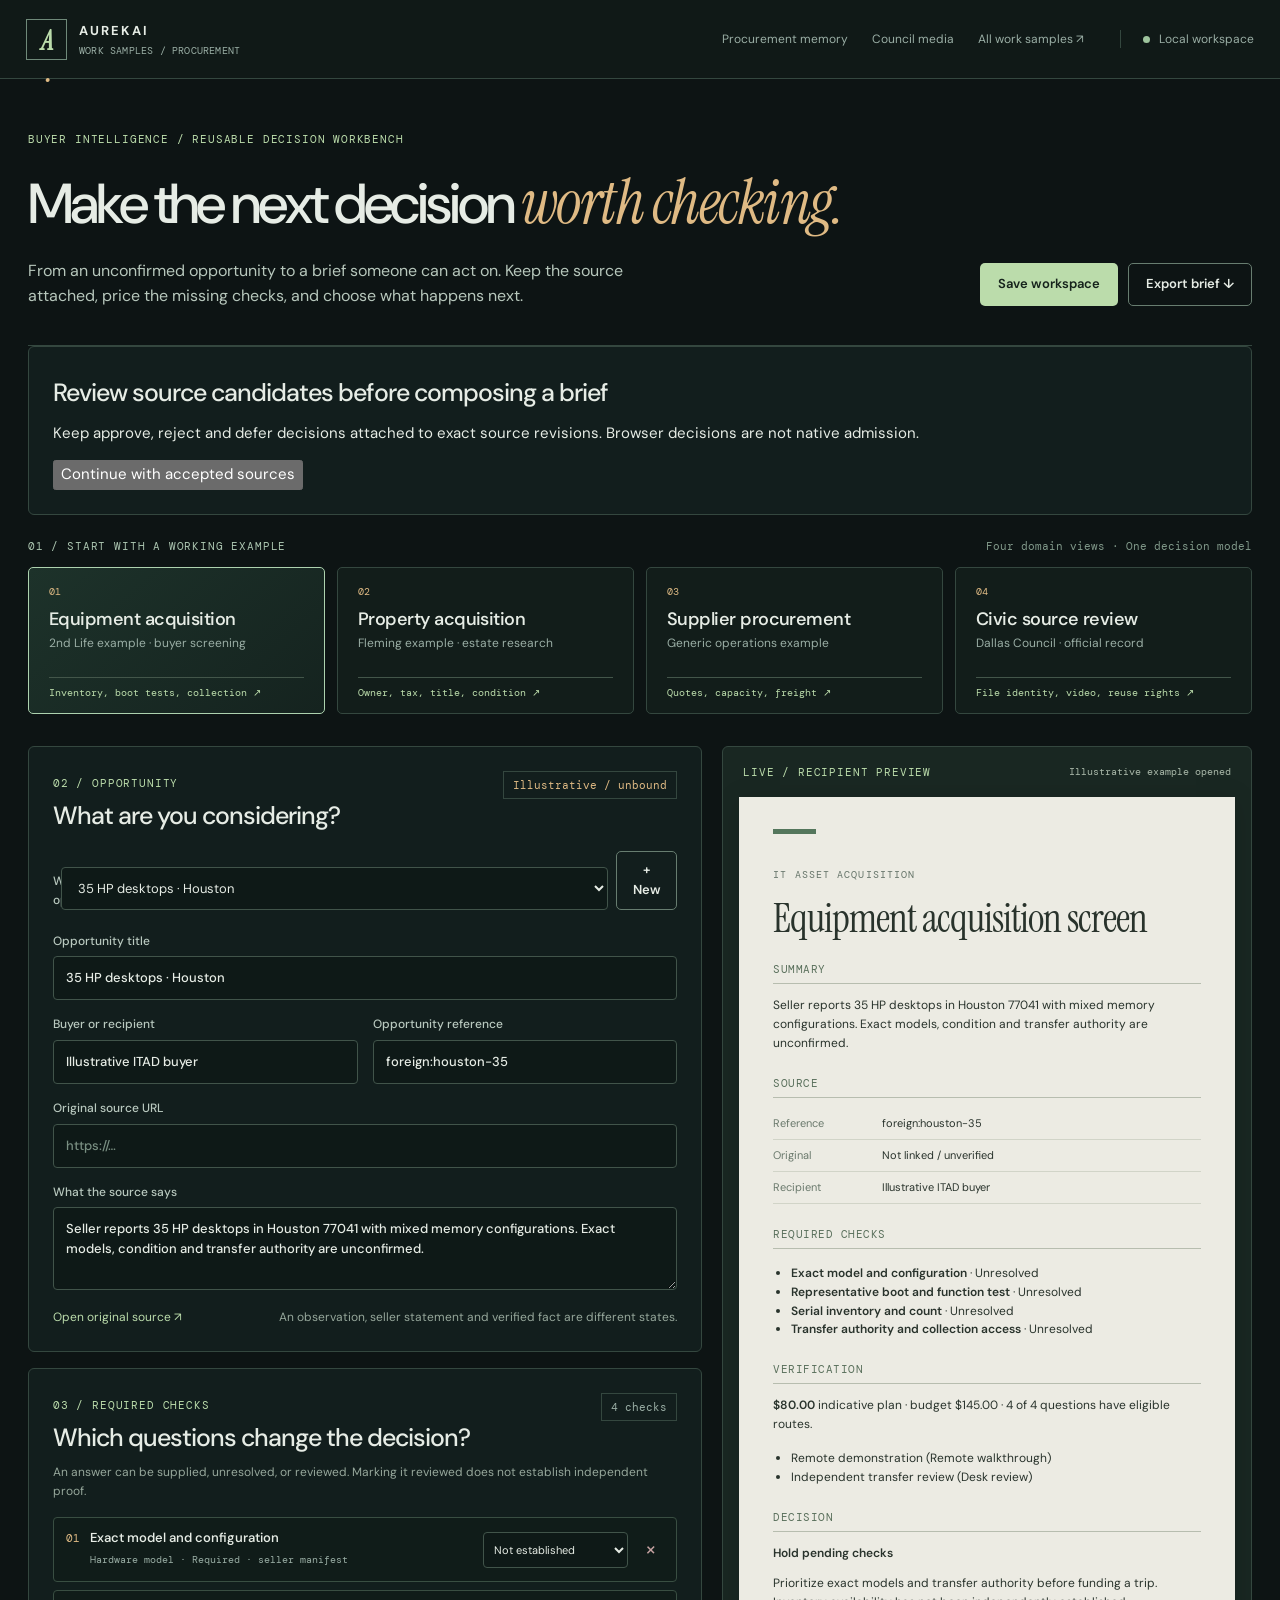
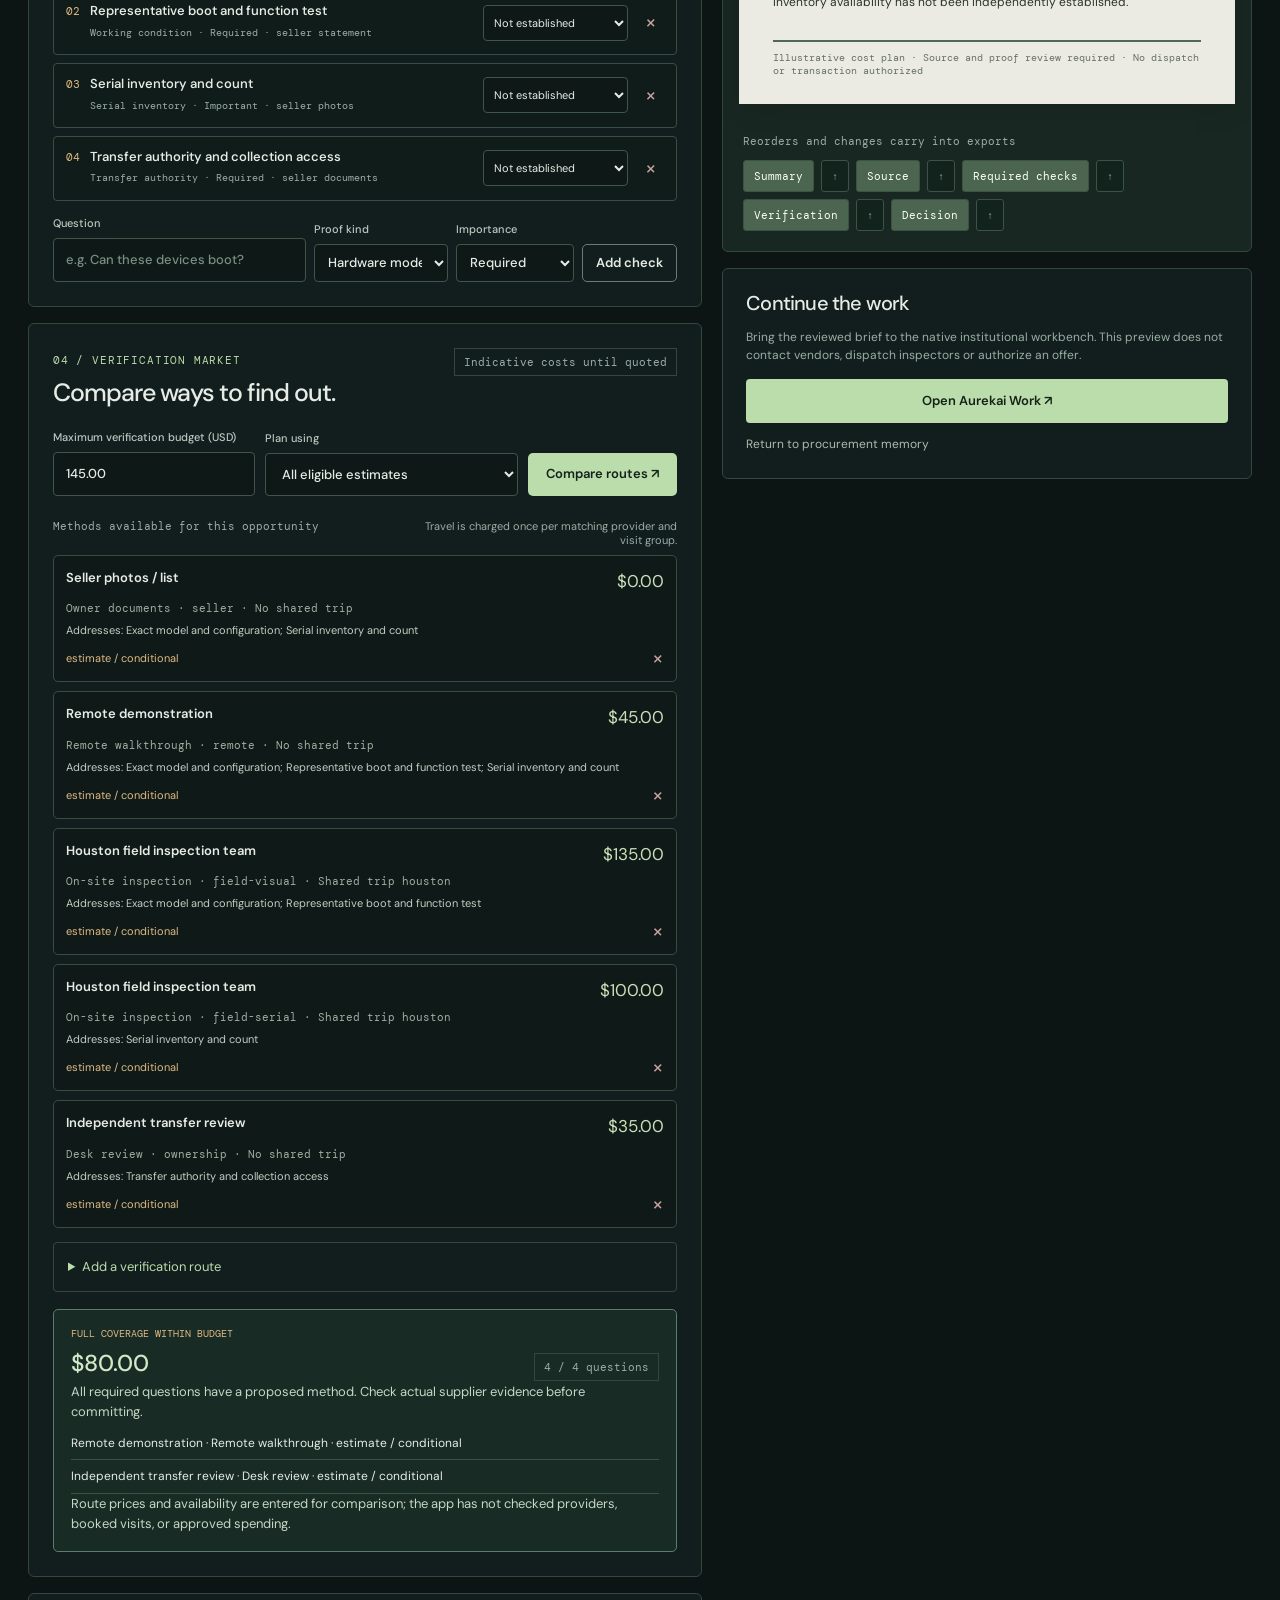
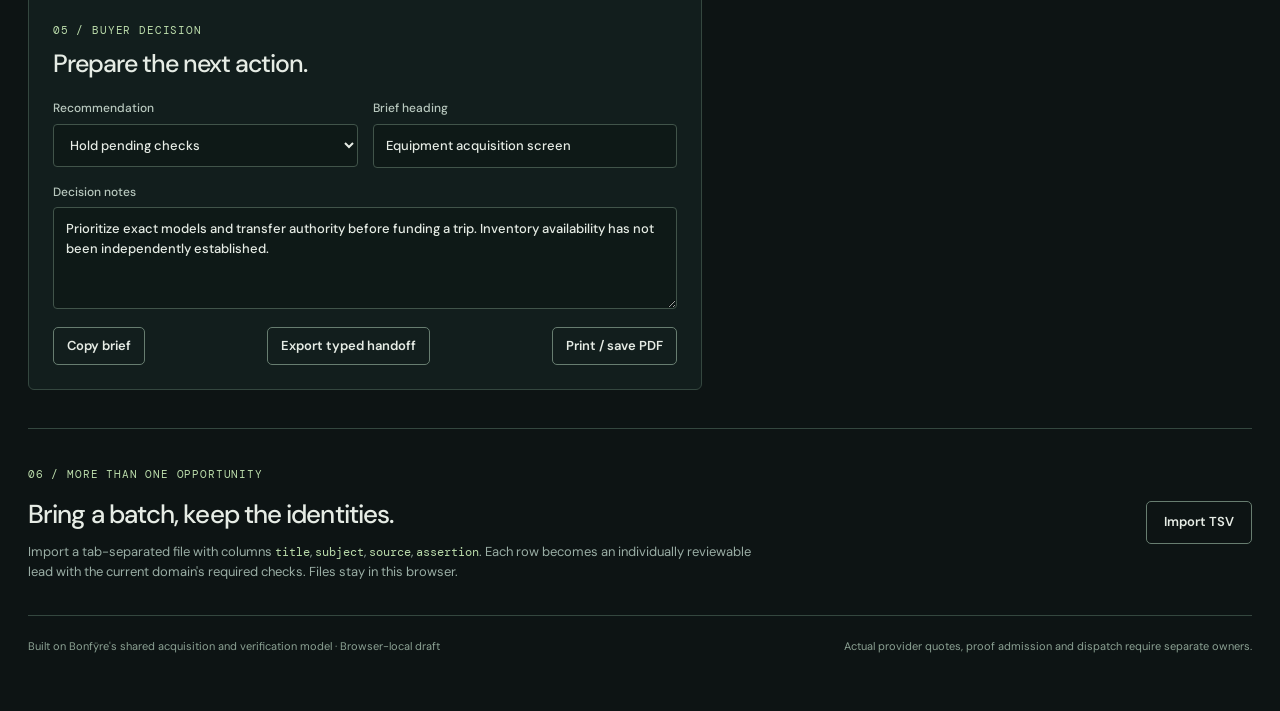
<file: site/brief-studio/index.html>
<!doctype html>
<html lang="en"><head><meta charset="utf-8"><meta name="viewport" content="width=device-width,initial-scale=1">
<meta name="color-scheme" content="dark"><meta name="description" content="Compose an acquisition brief, compare verification options and prepare a review for equipment, property or procurement opportunities.">
<link rel="canonical" href="https://nickgonzales76017.github.io/pages-procurement-memory/brief-studio/">
<title>Acquisition Brief Studio · Aurekai</title><link rel="stylesheet" href="./studio.css">
<script type="module" src="./studio.mjs"></script></head>
<body>
<a class="skip" href="#workspace">Skip to studio</a>
<header class="topbar">
<a href="../" class="brand" aria-label="Procurement Memory home"><span class="brand-symbol">A<span>·</span></span><span>AUREKAI<small>WORK SAMPLES / PROCUREMENT</small></span></a>
<nav class="topnav" aria-label="Experience navigation">
<a href="../">Procurement memory</a>
<a href="https://nickgonzales76017.github.io/pages-town-box/civic-council/">Council media</a>
<a href="https://aurekai-work-samples.pages.dev/">All work samples ↗</a>
</nav>
<div class="header-status"><span class="online-dot"></span><span>Local workspace</span></div>
</header>
<main id="workspace">
<div class="intro">
<div class="eyebrow">BUYER INTELLIGENCE / REUSABLE DECISION WORKBENCH</div>
<div class="intro-row"><div><h1>Make the next decision <em>worth checking.</em></h1>
<p>From an unconfirmed opportunity to a brief someone can act on. Keep the source attached, price the missing checks, and choose what happens next.</p></div>
<div class="intro-actions"><button id="save" class="primary">Save workspace</button><button id="export" class="secondary">Export brief ↓</button></div></div>
</div>
<section id="foreign-review" class="panel"><h2>Review source candidates before composing a brief</h2><p>Keep approve, reject and defer decisions attached to exact source revisions. Browser decisions are not native admission.</p><div id="foreign-review-list"></div><p id="foreign-review-message" role="status"></p><button type="button" id="foreign-import-approved">Continue with accepted sources</button></section>
<section class="portfolio" aria-label="Choose a working example">
<div class="portfolio-head"><span>01 / START WITH A WORKING EXAMPLE</span><span>Four domain views · One decision model</span></div>
<div class="portfolio-cards">
<button class="example active" data-profile="itad" type="button"><span class="example-no">01</span><strong>Equipment acquisition</strong><small>2nd Life example · buyer screening</small><span class="example-foot">Inventory, boot tests, collection ↗</span></button>
<button class="example" data-profile="property" type="button"><span class="example-no">02</span><strong>Property acquisition</strong><small>Fleming example · estate research</small><span class="example-foot">Owner, tax, title, condition ↗</span></button>
<button class="example" data-profile="supplier" type="button"><span class="example-no">03</span><strong>Supplier procurement</strong><small>Generic operations example</small><span class="example-foot">Quotes, capacity, freight ↗</span></button>
<button class="example" data-profile="civic" type="button"><span class="example-no">04</span><strong>Civic source review</strong><small>Dallas Council · official record</small><span class="example-foot">File identity, video, reuse rights ↗</span></button>
</div>
</section>
<div class="studio-grid">
<div class="editor">
<section class="panel opportunity-panel">
<div class="panel-head"><div><span class="eyebrow">02 / OPPORTUNITY</span><h2>What are you considering?</h2></div><span id="identityChip" class="chip">Illustrative source</span></div>
<div class="record-picker"><label for="recordPicker">Working opportunities</label><select id="recordPicker"></select><button class="small-button" id="addOpportunity" type="button">+ New</button></div>
<div class="form-grid">
<label class="full">Opportunity title<input id="title" maxlength="160" autocomplete="off"></label>
<label>Buyer or recipient<input id="recipient" maxlength="120"></label>
<label>Opportunity reference<input id="subject" maxlength="160" placeholder="Lot number, parcel or buyer identifier"></label>
<label class="full">Original source URL<input id="source" type="url" maxlength="420" placeholder="https://…"></label>
<label class="full">What the source says<textarea id="assertion" rows="3" maxlength="1200"></textarea></label>
</div>
<div class="inline-actions"><a id="openSource" href="#" rel="noopener noreferrer" target="_blank" class="text-link">Open original source ↗</a><span class="subtle">An observation, seller statement and verified fact are different states.</span></div>
</section>
<section class="panel">
<div class="panel-head"><div><span class="eyebrow">03 / REQUIRED CHECKS</span><h2>Which questions change the decision?</h2></div><span id="needCount" class="head-note">0 checks</span></div>
<p class="helper">An answer can be supplied, unresolved, or reviewed. Marking it reviewed does not establish independent proof.</p>
<div id="needsList" class="needs-list"></div>
<form id="addNeedForm" class="add-form"><label>Question<input name="label" maxlength="120" placeholder="e.g. Can these devices boot?" required></label>
<label>Proof kind<select name="kind" id="needKind"></select></label><label>Importance<select name="weight"><option value="5">Required</option><option value="3">Important</option><option value="1">Optional</option></select></label><button type="submit" class="small-button">Add check</button></form>
</section>
<section class="panel">
<div class="panel-head"><div><span class="eyebrow">04 / VERIFICATION MARKET</span><h2>Compare ways to find out.</h2></div><span class="head-note">Indicative costs until quoted</span></div>
<div class="budget-row"><label>Maximum verification budget (USD)<input id="budget" type="number" min="0" max="100000000" step=".01"></label>
<label>Plan using<select id="planMode"><option value="exploratory">All eligible estimates</option><option value="documented">Recorded quotes with ready status</option></select></label>
<button id="runPlan" type="button" class="primary">Compare routes ↗</button></div>
<div class="offer-header"><span>Methods available for this opportunity</span><span>Travel is charged once per matching provider and visit group.</span></div>
<div id="offerList" class="offer-list"></div>
<details class="new-offer"><summary>Add a verification route</summary>
<form id="addOfferForm" class="form-grid offer-form">
<label>Route name<input name="id" placeholder="e.g. field-test" maxlength="72" required></label>
<label>Provider or owner<input name="provider" placeholder="provider:local-team" maxlength="120" required></label>
<label>Method<select name="method" id="offerMethod"></select></label>
<label>Covers check IDs (comma separated)<input name="covers" maxlength="180" placeholder="model, boot"></label>
<label>Base charge USD<input name="base" type="number" min="0" step=".01" value="0" required></label>
<label>Labor USD<input name="labor" type="number" min="0" step=".01" value="0" required></label>
<label>Travel USD<input name="travel" type="number" min="0" step=".01" value="0" required></label>
<label>Visit group<input name="group" maxlength="60" placeholder="none or trip:houston"></label>
<label>Quote status<select name="quote"><option value="estimate">Estimate</option><option value="quoted">Quoted</option></select></label>
<label>Availability<select name="availability"><option value="unknown">Unknown</option><option value="conditional">Conditional</option><option value="ready">Recorded ready</option></select></label>
<label class="full">Quote or availability reference<input name="quoteRef" maxlength="250" placeholder="Document/confirmation reference, if applicable"></label>
<button type="submit" class="small-button">Add route for comparison</button>
</form></details>
<div id="routeResult" class="route-result" aria-live="polite"><p>Change the checks or budget to compare available routes.</p></div>
</section>
<section class="panel">
<div class="panel-head"><div><span class="eyebrow">05 / BUYER DECISION</span><h2>Prepare the next action.</h2></div></div>
<div class="form-grid">
<label>Recommendation<select id="decision"><option value="hold">Hold pending checks</option><option value="request">Request verification quote</option><option value="review">Ready for buyer review</option><option value="decline">Decline opportunity</option></select></label>
<label>Brief heading<input id="briefHeading" maxlength="150"></label>
<label class="full">Decision notes<textarea id="notes" rows="4" maxlength="1500" placeholder="What would change the decision? Who must approve?"></textarea></label>
</div>
<div class="inline-actions"><button id="copy" class="small-button">Copy brief</button><button id="exportYaff" class="small-button">Export typed handoff</button><button id="print" class="small-button">Print / save PDF</button></div>
</section>
</div>
<aside class="preview-col">
<section class="preview-panel">
<div class="preview-top"><span class="eyebrow">LIVE / RECIPIENT PREVIEW</span><span class="preview-state" id="saveStatus" role="status">Open a working example</span></div>
<div class="paper"><div class="paper-rule"></div><span class="paper-eyebrow" id="paperProfile">ACQUISITION SCREEN</span><h2 id="paperTitle"></h2><div id="paperBody"></div><footer id="paperFooter"></footer></div>
<div class="preview-bottom"><span>Reorders and changes carry into exports</span><div id="sectionToggles" class="section-toggles"></div></div>
</section>
<div class="next-panel"><h3>Continue the work</h3><p>Bring the reviewed brief to the native institutional workbench. This preview does not contact vendors, dispatch inspectors or authorize an offer.</p>
<a href="https://aurekai.work/studio/" target="_blank" rel="noopener noreferrer" class="next-link">Open Aurekai Work ↗</a>
<a href="../" class="muted-link">Return to procurement memory</a>
</div></aside>
</div>
<section class="batch-panel"><div><span class="eyebrow">06 / MORE THAN ONE OPPORTUNITY</span><h2>Bring a batch, keep the identities.</h2><p>Import a tab-separated file with columns <code>title</code>, <code>subject</code>, <code>source</code>, <code>assertion</code>. Each row becomes an individually reviewable lead with the current domain's required checks. Files stay in this browser.</p></div><label class="upload-button">Import TSV <input id="importTsv" type="file" accept=".tsv,text/tab-separated-values,text/plain" hidden></label></section>
<div class="foot-note"><span>Built on Bonfÿre's shared acquisition and verification model · Browser-local draft</span><span>Actual provider quotes, proof admission and dispatch require separate owners.</span></div>
</main>
<div id="toast" class="toast" role="status" aria-live="polite"></div>
</body></html>
</file>
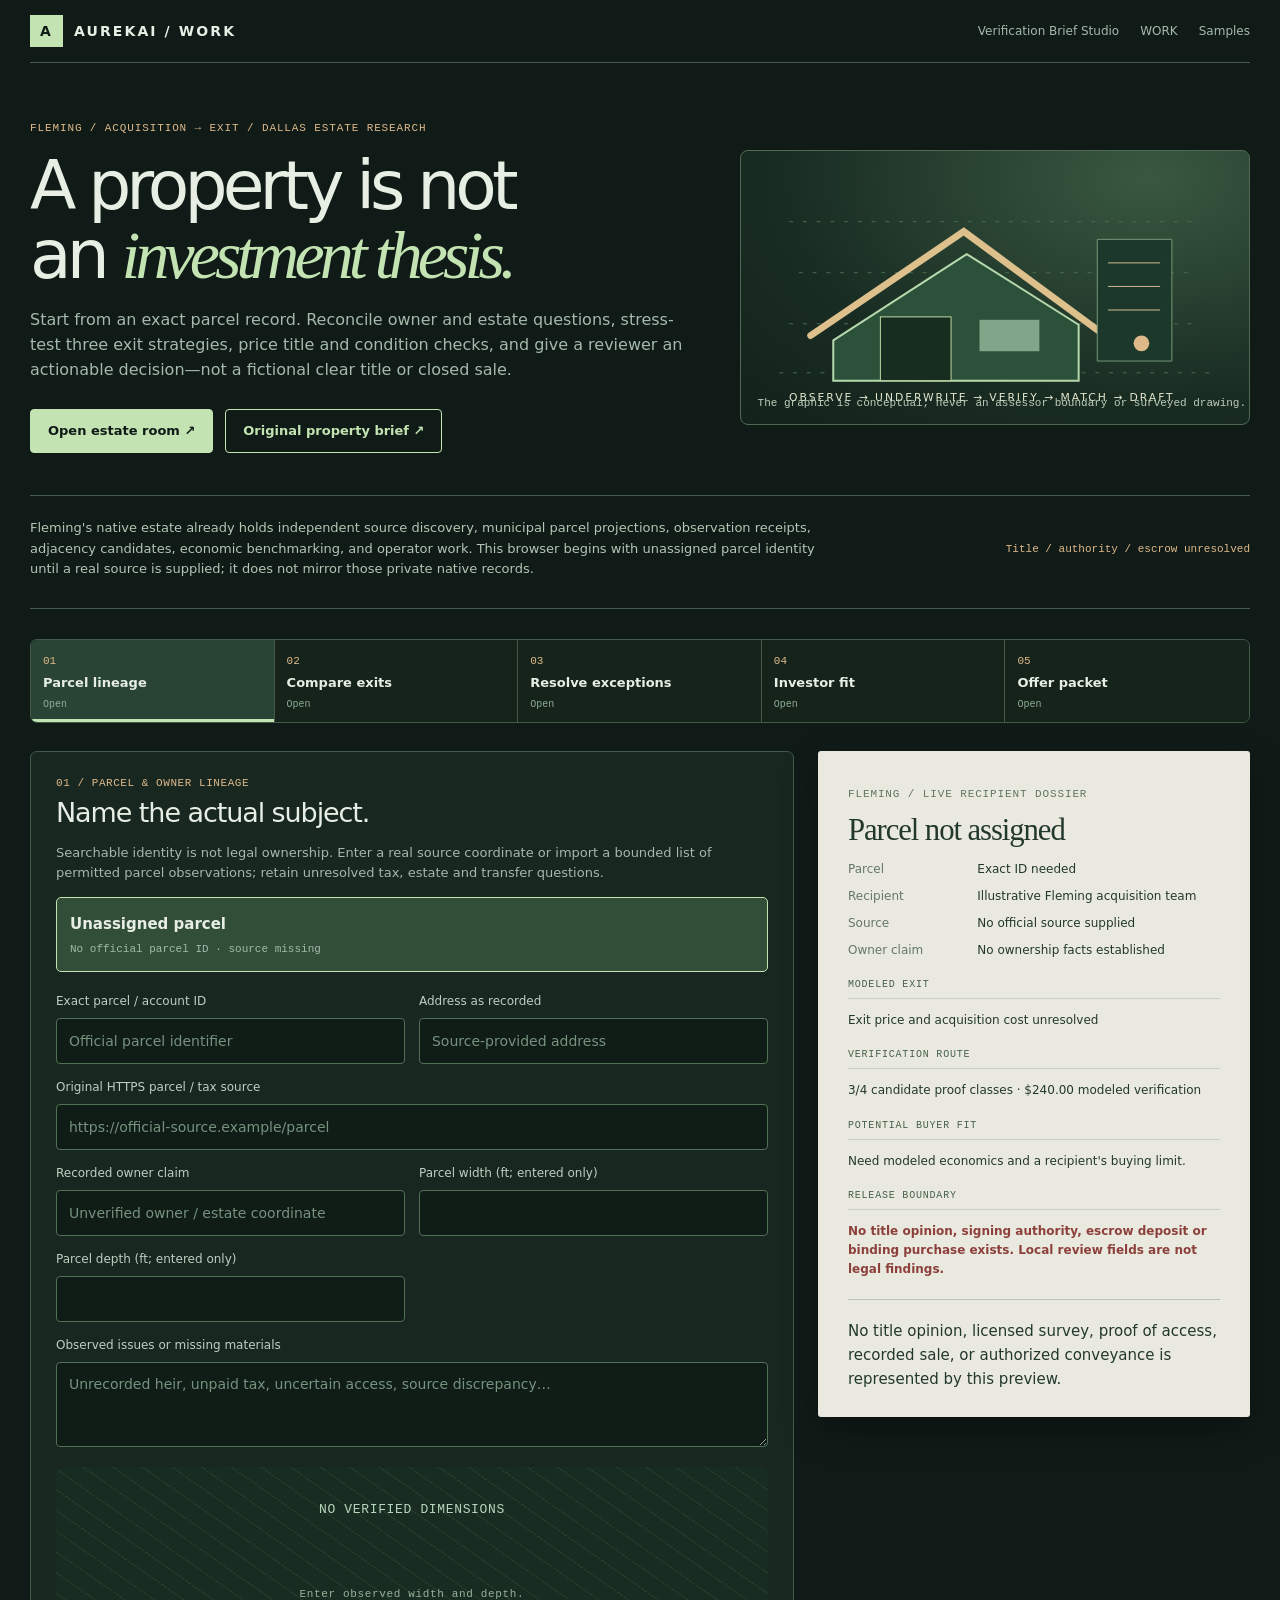
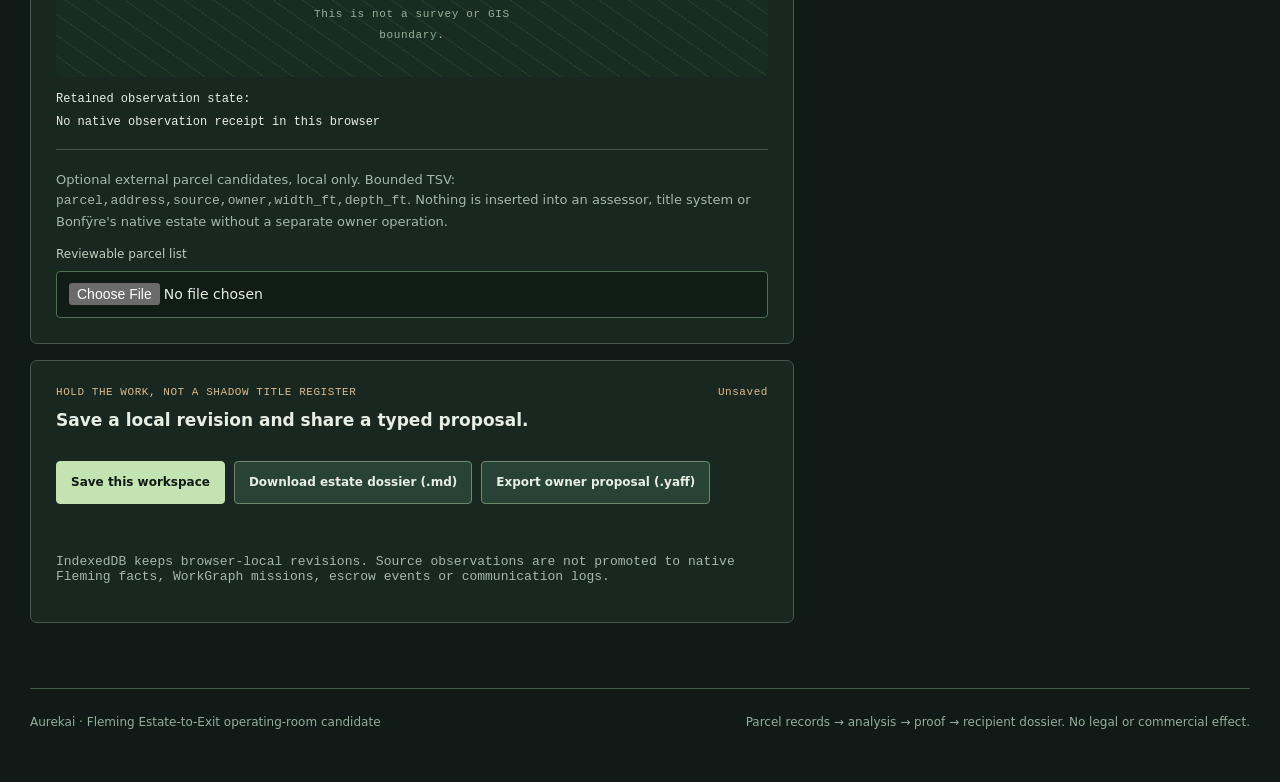
<file: site/estate-exit/index.html>
<!doctype html><html lang="en"><head>
<meta charset="utf-8"><meta name="viewport" content="width=device-width,initial-scale=1"><meta name="color-scheme" content="dark">
<meta name="description" content="Fleming Estate-to-Exit: assemble exact parcel records, compare real underwriting assumptions, evaluate verification and prepare a controlled investor dossier without inventing title or sales.">
<title>Fleming Estate-to-Exit · Aurekai</title>
<link rel="stylesheet" href="../journey-kit/room.css"><script type="module" src="./app.mjs"></script>
<style>.noGeometry{display:grid;place-items:center;height:100%;text-align:center;font:13px/1.9 ui-monospace,monospace;letter-spacing:.05em;color:#b6d6bd}.noGeometry small{font-size:11px;color:#94b29b;max-width:240px}.parcelScene{height:210px;overflow:hidden;background:repeating-linear-gradient(35deg,#263b2c 0 1px,#192c21 1px 17px);border-radius:7px;margin:15px 0}.parcelScene svg{width:100%;height:100%}.paper .critical{font-weight:700}.sources{display:grid;gap:9px;font:12px ui-monospace,monospace}.result strong{color:#c5e3b7}.dualNotes{border:1px solid #526d58;border-radius:6px;padding:12px;background:#20352a}</style></head><body>
<div class="shell"><nav class="top"><a class="brand" href="../"><mark>A</mark>AUREKAI / WORK</a><div class="topLinks"><a href="../brief-studio/">Verification Brief Studio</a><a href="https://aurekai.work/">WORK</a><a href="https://aurekai-work-samples.pages.dev/">Samples</a></div></nav>
 <header class="hero"><div>
   <div class="eyebrow">Fleming / Acquisition → Exit / Dallas estate research</div>
   <h1>A property is not<br>an <em>investment thesis.</em></h1>
   <p>Start from an exact parcel record. Reconcile owner and estate questions, stress-test three exit strategies, price title and condition checks, and give a reviewer an actionable decision—not a fictional clear title or closed sale.</p>
   <div class="heroActions"><a class="primary" href="#observe" onclick="document.querySelector('[data-chapter=observe]').click()">Open estate room ↗</a><a class="secondary" href="../brief-studio/?profile=property">Original property brief ↗</a></div>
 </div><div class="heroArt"><svg viewBox="0 0 460 270" aria-hidden="true" xmlns="http://www.w3.org/2000/svg">
   <path d="M10 226H450M20 176H440M30 124H430M20 72H440" stroke="#486d53" stroke-dasharray="4 10" fill="none"/>
   <path d="M65 193L201 105L315 177L315 234H65Z" fill="#2c513a" stroke="#b6d8ad" stroke-width="2"/>
   <path d="M42 188L198 82L346 191" fill="none" stroke="#dec08d" stroke-width="7" stroke-linecap="round"/>
   <rect x="113" y="169" width="72" height="65" fill="#162d20" stroke="#c3daa9"/><rect x="214" y="172" width="61" height="32" fill="#a1c8aa" opacity=".72"/>
   <path d="M334 90H410V214H334Z" fill="#1b382a" stroke="#789b7c"/><path d="M345 114H398M345 138H398M345 162H398" stroke="#d6bd8f"/><circle cx="379" cy="196" r="8" fill="#deb98a"/>
   <text x="20" y="255" fill="#e2e6cf" font-size="11" letter-spacing="2">OBSERVE → UNDERWRITE → VERIFY → MATCH → DRAFT</text>
 </svg><span class="artCaption">The graphic is conceptual; never an assessor boundary or surveyed drawing.</span></div></header>
 <section class="introStrip"><p>Fleming's native estate already holds independent source discovery, municipal parcel projections, observation receipts, adjacency candidates, economic benchmarking, and operator work. This browser begins with unassigned parcel identity until a real source is supplied; it does not mirror those private native records.</p><span class="sourceTag">Title / authority / escrow unresolved</span></section>
 <nav class="processRail" id="process" aria-label="Estate-to-exit progress"></nav>
 <div class="layout"><main>
   <section id="observe" class="scene surface active" data-scene="observe"><div class="hint">01 / PARCEL & OWNER LINEAGE</div><h2>Name the actual subject.</h2>
     <p>Searchable identity is not legal ownership. Enter a real source coordinate or import a bounded list of permitted parcel observations; retain unresolved tax, estate and transfer questions.</p>
     <div id="parcelChoices" class="choices"></div>
     <div class="fieldGrid"><label>Exact parcel / account ID<input id="parcelInput" maxlength="90" placeholder="Official parcel identifier"></label><label>Address as recorded<input id="addressInput" maxlength="200" placeholder="Source-provided address"></label>
     <label class="full">Original HTTPS parcel / tax source<input type="url" id="sourceInput" placeholder="https://official-source.example/parcel"></label>
     <label>Recorded owner claim<input id="ownerInput" maxlength="160" placeholder="Unverified owner / estate coordinate"></label>
     <label>Parcel width (ft; entered only)<input id="widthInput" type="number" min="1" max="20000"></label><label>Parcel depth (ft; entered only)<input id="depthInput" type="number" min="1" max="20000"></label>
     <label class="full">Observed issues or missing materials<textarea id="notesInput" rows="3" maxlength="900" placeholder="Unrecorded heir, unpaid tax, uncertain access, source discrepancy…"></textarea></label></div>
     <div class="parcelScene" id="plot"></div><div class="sources">Retained observation state: <span id="recordTag"></span> <a href="#" id="sourceLink" rel="noopener noreferrer" target="_blank" hidden>Open user-provided source ↗</a></div>
     <div class="divider"></div><p>Optional external parcel candidates, local only. Bounded TSV: <code>parcel,address,source,owner,width_ft,depth_ft</code>. Nothing is inserted into an assessor, title system or Bonfÿre's native estate without a separate owner operation.</p>
     <label>Reviewable parcel list<input type="file" id="parcelImport" accept=".tsv,text/tab-separated-values,text/plain"></label>
   </section>
   <section id="underwrite" class="scene surface" data-scene="underwrite"><div class="hint">02 / UNDERWRITE ALTERNATIVE EXITS</div><h2>Put assumptions under pressure.</h2>
     <p>The economics are computed from your entries. No sold comps, rent surveys, inspection bids or financing rates are invented. Compare direct resale, rehabilitation and a hypothetical rental hold.</p>
     <div class="choices" id="strategies"></div><div class="fieldGrid triple">
       <label>Proposed purchase ($)<input id="purchaseInput" inputmode="decimal" placeholder="Not priced"></label>
       <label>Modeled sale exit ($)<input id="exitInput" inputmode="decimal" placeholder="Not supported by comp yet"></label>
       <label>Rehab budget ($)<input id="rehabInput" inputmode="decimal"></label>
       <label>Monthly holding ($)<input id="monthlyHoldInput" inputmode="decimal"></label>
       <label>Hold period (months)<input id="monthsInput" type="number" min="0" max="120"></label>
       <label>Acquisition closing (%)<input id="closingPctInput" type="number" min="0" max="90"></label>
       <label>Sale cost (%)<input id="salesPctInput" type="number" min="0" max="90"></label>
       <label>Rehab contingency (%)<input id="contingencyPctInput" type="number" min="0" max="90"></label>
       <label>Target profit / modeled exit (%)<input id="targetProfitPctInput" type="number" min="0" max="90"></label>
       <label>Assumed monthly rent ($)<input id="monthlyRentInput" inputmode="decimal" placeholder="If considering a hold"></label>
       <label>Annual operating burden ($)<input id="annualOperatingInput" inputmode="decimal" placeholder="Taxes, insurance, maintenance"></label>
       <label>Cap rate assumption (%)<input id="capRatePctInput" type="number" min="0" max="90"></label></div>
     <div id="mathResult" class="result"></div><div class="warning">A favorable modeled return is not an appraised value, market offer, finance approval or investor acceptance.</div>
   </section>
   <section id="verify" class="scene surface" data-scene="verify"><div class="hint">03 / CONTROLS AND OBJECTIONS</div><h2>Separate what is known from what must be checked.</h2>
     <p>Native verification kinds cover parcel identity, tax, title, condition and authority. Record where documents came from and local review status. Legal title and signing capacity are never established by clicking a browser field.</p>
     <div id="proofList" class="collection"></div><div class="fieldGrid">
       <label>Verification budget ($)<input id="budgetInput" inputmode="decimal"></label>
       <label>Compare methods<select id="verificationModeInput"><option value="exploratory">Exploratory estimates</option><option value="documented">Documented & ready only</option></select></label></div>
     <div id="verificationResult" class="result"></div><div id="verificationRoutes" class="collection"></div>
   </section>
   <section id="match" class="scene surface" data-scene="match"><div class="hint">04 / RECIPIENT FIT, NOT INVENTED BUYER INTEREST</div><h2>Who could this economics fit?</h2>
     <p>Use an actual team's constraints if known. Matching here compares the entered limit and modeled return; it does not assert a real investor is available or willing to sign.</p>
     <div class="fieldGrid"><label class="full">Investor / builder review recipient<input id="investorName" maxlength="100"></label>
       <label>Maximum modeled acquisition ($)<input id="investorLimit" inputmode="decimal" placeholder="Not provided"></label>
       <label>Minimum required modeled return (%)<input id="investorMinProfit" type="number" min="0" max="90"></label>
       <label class="full">Recipient notes and required follow-up<textarea id="investorNotes" rows="3" maxlength="850"></textarea></label></div>
     <div id="fitResult" class="result"></div>
   </section>
   <section id="offer" class="scene surface" data-scene="offer"><div class="hint">05 / CONTROLLED OFFER PREPARATION</div><h2>Prepare the reviewer, not a fictional closing.</h2>
     <p>A reviewed proposal includes modeled value, exact parcel and source coordinates, open title and tax questions, planned verification, and conditional buyer fit. Actual letters of intent, escrow, signatures and record changes remain outside this browser.</p>
     <div class="fieldGrid"><label class="full">Dossier recipient<input id="recipient" maxlength="120"></label></div>
     <button id="prepareOffer" class="primary">Prepare a local estate review packet</button><p id="offerState" class="statusLine"></p>
     <p class="warning">Transfer authority and title require separate qualified evidence. No offer sent, no closing scheduled, no deposit charged.</p>
   </section>
   <section class="surface"><div class="surfaceHead"><div><div class="hint">HOLD THE WORK, NOT A SHADOW TITLE REGISTER</div><h3>Save a local revision and share a typed proposal.</h3></div><span class="hint" id="savedState">Unsaved</span></div>
     <div class="buttonRow"><button id="saveDraft" class="primary">Save this workspace</button><button id="exportBrief">Download estate dossier (.md)</button><button id="exportYaff">Export owner proposal (.yaff)</button></div>
     <p class="statusLine" id="message" aria-live="polite"></p><p class="ref">IndexedDB keeps browser-local revisions. Source observations are not promoted to native Fleming facts, WorkGraph missions, escrow events or communication logs.</p></section>
 </main><aside class="paperWrap"><section class="paper" aria-label="Recipient-ready estate review">
   <span class="eyebrow">Fleming / Live recipient dossier</span><h2 id="paperHeading">Parcel identity unresolved</h2>
   <dl><dt>Parcel</dt><dd id="paperAddress"></dd><dt>Recipient</dt><dd id="paperRecipient"></dd><dt>Source</dt><dd id="paperSource"></dd><dt>Owner claim</dt><dd id="paperOwner"></dd></dl>
   <h3>Modeled exit</h3><p id="paperEconomics"></p><h3>Verification route</h3><p id="paperVerify"></p><h3>Potential buyer fit</h3><p id="paperFit"></p>
   <h3>Release boundary</h3><p class="critical" id="paperAuthority"></p><hr><footer>No title opinion, licensed survey, proof of access, recorded sale, or authorized conveyance is represented by this preview.</footer>
 </section></aside></div>
 <footer class="footer"><span>Aurekai · Fleming Estate-to-Exit operating-room candidate</span><span>Parcel records → analysis → proof → recipient dossier. No legal or commercial effect.</span></footer>
</div></body></html>
</file>
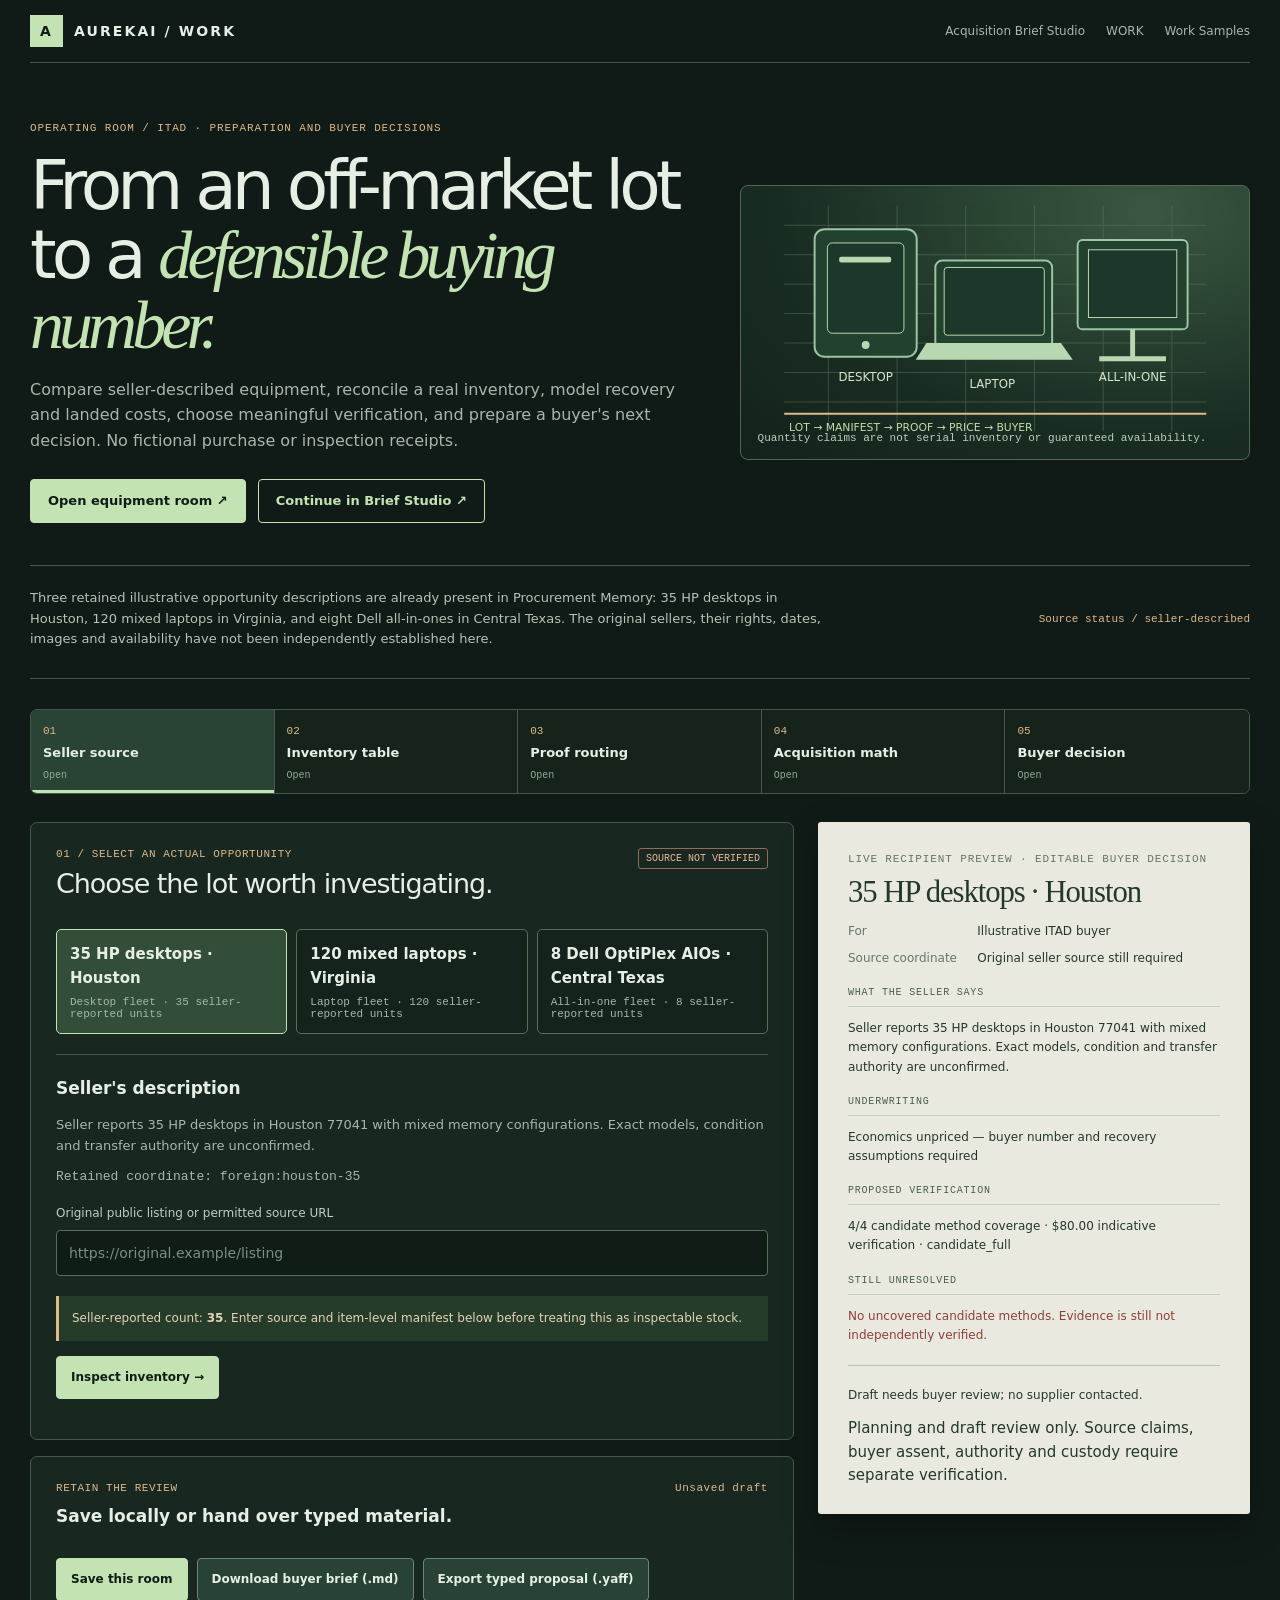
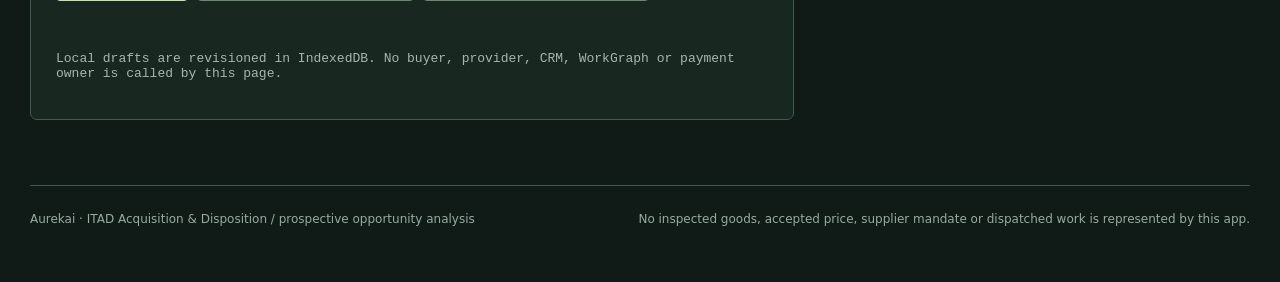
<file: site/itad-exchange/index.html>
<!doctype html>
<html lang="en">
<head><meta charset="utf-8"><meta name="viewport" content="width=device-width,initial-scale=1">
<meta name="color-scheme" content="dark"><meta name="description" content="Aurekai ITAD acquisition room: real manifest comparisons, constrained verification, acquisition economics and reviewed buyer inquiry without inventing a transaction.">
<title>ITAD Acquisition & Disposition · Aurekai</title>
<link rel="stylesheet" href="../journey-kit/room.css"><script type="module" src="./app.mjs"></script>
<style>.computer{stroke:#9cc6a3;stroke-width:2;fill:#23412f}.computerScreen{fill:#b8d8b1}.computerFrame{fill:#1b382a;stroke:#b8d8b1;stroke-width:1}.artGrid{stroke:#5c7960;stroke-width:1;opacity:.5}.paper .plain{max-height:300px;overflow:auto}.ref button{background:none;color:#c5e2be;border:0;text-decoration:underline}.manifestPrompt{background:#253c2a;border-left:3px solid #ddba87;padding:13px;font-size:12px;color:#e6d3b6}#sourceLink[hidden]{display:none}</style>
</head><body>
<div class="shell">
 <nav class="top"><a class="brand" href="../"><mark>A</mark>AUREKAI / WORK</a>
 <div class="topLinks"><a href="../brief-studio/">Acquisition Brief Studio</a><a href="https://aurekai.work/">WORK</a><a href="https://aurekai-work-samples.pages.dev/">Work Samples</a></div></nav>
 <header class="hero">
  <div><div class="eyebrow">Operating room / ITAD · preparation and buyer decisions</div>
    <h1>From an off-market lot<br>to a <em>defensible buying number.</em></h1>
    <p>Compare seller-described equipment, reconcile a real inventory, model recovery and landed costs, choose meaningful verification, and prepare a buyer's next decision. No fictional purchase or inspection receipts.</p>
    <div class="heroActions"><a class="primary" href="#source" onclick="document.querySelector('[data-chapter=source]').click()">Open equipment room ↗</a><a class="secondary" href="../brief-studio/?profile=itad">Continue in Brief Studio ↗</a></div>
  </div>
  <div class="heroArt">
  <svg viewBox="0 0 460 270" xmlns="http://www.w3.org/2000/svg" aria-hidden="true">
    <path class="artGrid" d="M15 220H445M15 190H445M15 160H445M15 130H445M15 100H445M15 70H445M15 40H445M60 20V250M130 20V250M200 20V250M270 20V250M340 20V250M410 20V250"/>
    <g transform="translate(46,44)"><rect width="104" height="130" rx="10" class="computer"/><rect x="13" y="14" width="78" height="92" rx="5" class="computerFrame"/><rect x="25" y="28" width="53" height="6" rx="2" class="computerScreen"/><circle cx="52" cy="118" r="4" class="computerScreen"/><text x="52" y="155" fill="#d9e5ca" font-size="12" text-anchor="middle">DESKTOP</text></g>
    <g transform="translate(169,76)"><rect width="119" height="90" rx="7" class="computer"/><rect x="9" y="7" width="102" height="69" rx="3" class="computerFrame"/><path d="M-9 84H128L140 101H-20Z" class="computerScreen"/><text x="58" y="130" fill="#d9e5ca" font-size="12" text-anchor="middle">LAPTOP</text></g>
    <g transform="translate(314,55)"><rect width="112" height="91" rx="5" class="computer"/><rect x="11" y="10" width="90" height="69" class="computerFrame"/><path d="M56 91V120M22 121H90" stroke="#b9d6b0" stroke-width="5"/><text x="56" y="144" fill="#d9e5ca" font-size="12" text-anchor="middle">ALL-IN-ONE</text></g>
    <path d="M15 232H445" stroke="#deb98a" stroke-width="2"/><text x="20" y="250" fill="#c6dda8" font-size="11">LOT → MANIFEST → PROOF → PRICE → BUYER</text>
  </svg><span class="artCaption">Quantity claims are not serial inventory or guaranteed availability.</span></div>
 </header>
 <section class="introStrip"><p>Three retained illustrative opportunity descriptions are already present in Procurement Memory: 35 HP desktops in Houston, 120 mixed laptops in Virginia, and eight Dell all-in-ones in Central Texas. The original sellers, their rights, dates, images and availability have not been independently established here.</p><span class="sourceTag">Source status / seller-described</span></section>
 <nav class="processRail" id="process" aria-label="Equipment acquisition process"></nav>
 <div class="layout"><main>
  <section class="scene surface active" id="source" data-scene="source">
   <div class="surfaceHead"><div><div class="hint">01 / SELECT AN ACTUAL OPPORTUNITY</div><h2>Choose the lot worth investigating.</h2></div><span class="pill warn">SOURCE NOT VERIFIED</span></div>
   <div id="lots" class="choices"></div><div class="divider"></div>
   <h3>Seller's description</h3><p id="lotAssertion"></p><p class="ref">Retained coordinate: <span id="lotIdentity"></span></p>
   <div class="fieldGrid"><label class="full">Original public listing or permitted source URL <input type="url" id="sourceInput" placeholder="https://original.example/listing"></label></div>
   <a id="sourceLink" target="_blank" rel="noopener noreferrer" href="#" hidden>Inspect this source ↗</a>
   <div class="manifestPrompt">Seller-reported count: <strong id="sellerCount">—</strong>. Enter source and item-level manifest below before treating this as inspectable stock.</div>
   <div class="buttonRow"><button class="primary" onclick="document.querySelector('[data-chapter=manifest]').click()">Inspect inventory →</button></div>
  </section>
  <section class="scene surface" id="manifest" data-scene="manifest">
    <div class="hint">02 / INVENTORY RECONCILIATION</div><h2>Work with line items, not a listing headline.</h2>
    <p>Correct seller quantities, group exact models, record condition, and add modeled recoverable value. Missing serials, BIOS results and power tests remain open even when totals match.</p>
    <div id="manifestRows" class="collection"></div><div class="buttonRow"><button id="addManifest">Add a manifest line +</button></div>
    <div class="manifestPrompt">Optional tab-separated manifest import with exact columns: <code>model · qty · grade · recovery_per_unit</code>. Unique models; accepted grades: unknown, working, untested, parts. Existing lines are replaced only after the whole import validates.</div>
    <div class="fieldGrid"><label class="full">Replace local manifest with a verified-format TSV <input id="manifestFile" type="file" accept=".tsv,text/tab-separated-values,text/plain"></label></div>
    <p id="manifestResult" class="result"></p>
  </section>
  <section class="scene surface" id="verification" data-scene="verification">
   <div class="hint">03 / PROOF BEFORE PROCUREMENT</div><h2>Who could actually answer each question?</h2>
   <p>Compare candidate desk checks, remote demonstrations, ownership review and bundled field visits. Shared trips are costed once by exact provider/visit identity. This does not book work or accept evidence.</p>
   <div class="fieldGrid"><label>Verification ceiling ($)<input id="budgetInput" inputmode="decimal"></label><label>Route posture <select id="modeInput"><option value="exploratory">Explore estimated routes</option><option value="documented">Only documented & ready routes</option></select></label></div>
   <div class="collection" id="needRows"></div><div class="divider"></div><h3>Lowest admissible candidate route</h3>
   <div id="coverage" class="result"></div><div id="proofRoutes" class="collection"></div>
  </section>
  <section class="scene surface" id="economics" data-scene="economics">
   <div class="hint">04 / BUYING NUMBER</div><h2>Model whether the lot can pay for itself.</h2>
   <p>These are your entered assumptions—not an external price feed. The model reports gross modeled recovery, acquisition cash, test costs, freight, reserve, net and the maximum buy-per-unit required by your margin target.</p>
   <div class="fieldGrid triple">
     <label>Proposed buy/unit ($)<input id="buyPerUnit" inputmode="decimal" placeholder="Awaiting buyer number"></label>
     <label>Testing/handling per unit ($)<input id="testingPerUnit" inputmode="decimal"></label>
     <label>Estimated freight total ($)<input id="freight" inputmode="decimal"></label>
     <label>Reserve of modeled gross (%)<input id="reservePct" type="number" min="0" max="85"></label>
     <label>Required recovery margin (%)<input id="targetMarginPct" type="number" min="0" max="85"></label>
   </div>
   <div id="economicReadout" class="result"></div>
   <div class="warning">No purchase offer, booking, sell-through, disposal right, transfer authorization, or acceptance is inferred from favorable arithmetic.</div>
  </section>
  <section class="scene surface" id="buyer" data-scene="buyer">
   <div class="hint">05 / MAKE THE NEXT CONVERSATION SHORTER</div><h2>Buyer decision and custody questions.</h2>
   <p>Prepare the shortlist decision an ITAD buyer actually needs: which lot, indicative buying number, pickup/freight feasibility, model/serial/condition gaps, and who must authorize transfer.</p>
   <div class="fieldGrid"><label class="full">Recipient or buying team<input id="recipient" maxlength="100"></label>
   <label class="full">Questions the buyer must answer<textarea id="buyerRequirements" rows="4" maxlength="950"></textarea></label>
   <label class="full">Reviewer notes / next actions<textarea id="buyerNotes" rows="3" maxlength="950"></textarea></label></div>
   <div class="buttonRow"><button id="prepareBuyer" class="primary">Prepare local buyer inquiry</button></div>
   <p id="packetState" class="statusLine"></p><p class="warning">A prepared inquiry is not sent. Real collection, custody and payment remain blocked by separate owner authorization and evidence.</p>
  </section>
  <section class="surface">
    <div class="surfaceHead"><div><div class="hint">RETAIN THE REVIEW</div><h3>Save locally or hand over typed material.</h3></div><span id="savedState" class="hint">Unsaved draft</span></div>
    <div class="buttonRow"><button id="saveDraft" class="primary">Save this room</button><button id="exportBrief">Download buyer brief (.md)</button><button id="exportYaff">Export typed proposal (.yaff)</button></div>
    <p class="statusLine" id="message" aria-live="polite"></p><p class="ref">Local drafts are revisioned in IndexedDB. No buyer, provider, CRM, WorkGraph or payment owner is called by this page.</p>
  </section>
 </main><aside class="paperWrap" aria-label="Current buyer-facing preview">
  <section class="paper"><div class="eyebrow">Live recipient preview · editable buyer decision</div><h2 id="paperTitle">Equipment inquiry</h2>
   <dl><dt>For</dt><dd id="paperAudience"></dd><dt>Source coordinate</dt><dd id="paperSource"></dd></dl><h3>What the seller says</h3><p id="paperMaterial"></p><h3>Underwriting</h3><p id="paperNumbers"></p><h3>Proposed verification</h3><p id="paperProof"></p><h3>Still unresolved</h3><p class="critical" id="paperOpen"></p><hr><p id="paperProposal"></p>
   <footer>Planning and draft review only. Source claims, buyer assent, authority and custody require separate verification.</footer>
  </section>
 </aside></div>
 <footer class="footer"><span>Aurekai · ITAD Acquisition & Disposition / prospective opportunity analysis</span><span>No inspected goods, accepted price, supplier mandate or dispatched work is represented by this app.</span></footer>
</div></body></html>
</file>
<file: site/brief-studio/studio.css>
@import url('https://fonts.googleapis.com/css2?family=DM+Sans:wght@400;500;600;700&family=DM+Mono:wght@400;500&family=Instrument+Serif:ital@0;1&display=swap');
:root{color-scheme:dark;--bg:#0d1414;--panel:#121e1d;--panel2:#172421;--ink:#e6ece5;--muted:#9aaea5;--hair:#34473f;--accent:#bbdcab;--gold:#dfba84;--red:#e6a6a0;--sans:"DM Sans",system-ui,sans-serif;--serif:"Instrument Serif",Georgia,serif;--mono:"DM Mono",ui-monospace,monospace}
*{box-sizing:border-box}html{scroll-behavior:smooth}body{margin:0;background:var(--bg);color:var(--ink);font:15px/1.55 var(--sans)}button,input,select,textarea{font:inherit}button{cursor:pointer}a{color:inherit}a:hover{text-decoration-color:var(--gold)}.skip{position:absolute;top:-99px;left:12px;padding:14px;background:var(--ink);color:var(--bg);z-index:40}.skip:focus{top:12px}button:focus-visible,a:focus-visible,input:focus-visible,select:focus-visible,textarea:focus-visible{outline:3px solid var(--gold);outline-offset:3px}
.topbar{height:79px;border-bottom:1px solid var(--hair);display:flex;align-items:center;gap:36px;padding:0 max(26px,calc((100vw - 1536px)/2));max-width:100%;background:#101917;position:relative}.brand{display:flex;align-items:center;gap:12px;text-decoration:none;font-weight:700;letter-spacing:.16em;font-size:.81rem;white-space:nowrap}.brand-symbol{display:grid;place-items:center;height:41px;width:41px;border:1px solid #6f8979;color:var(--accent);font-family:var(--serif);font-size:27px;letter-spacing:-.07em;font-style:italic}.brand-symbol span{color:var(--gold)}.brand small{display:block;font:10px var(--mono);letter-spacing:.02em;color:var(--muted);margin-top:2px}.topnav{display:flex;align-items:center;gap:24px;font-size:12px;margin-left:auto}.topnav a{color:var(--muted);text-decoration:none;white-space:nowrap}.topnav a:hover{color:var(--accent)}.header-status{border-left:1px solid var(--hair);padding-left:22px;display:flex;align-items:center;gap:9px;color:var(--muted);font-size:12px;white-space:nowrap}.online-dot{width:7px;height:7px;border-radius:50%;background:#9ec49d}
main{max-width:1536px;margin:0 auto;padding:0 28px 56px}.intro{padding:53px 0 36px;border-bottom:1px solid var(--hair)}.eyebrow,.portfolio-head,.paper-eyebrow,.preview-bottom{font:11px var(--mono);letter-spacing:.075em;text-transform:uppercase;color:var(--accent)}.intro-row{display:flex;justify-content:space-between;align-items:flex-end;gap:24px}.intro h1{font-size:clamp(38px,4.4vw,68px);max-width:850px;font-weight:500;line-height:1.02;letter-spacing:-.055em;margin:17px 0}.intro h1 em{font:italic 1.08em var(--serif);color:var(--gold);letter-spacing:-.025em}.intro p{margin:0;max-width:660px;color:#b7c7bc;font-size:16px}.intro-actions{display:flex;gap:10px;margin-bottom:3px;white-space:nowrap}
.primary,.secondary,.small-button,.upload-button{border-radius:5px;min-height:43px;padding:10px 17px;font-size:13px;font-weight:600;border:1px solid transparent;transition:background .15s,border .15s}.primary{background:var(--accent);color:#15221b}.primary:hover{background:#d5efca}.secondary,.small-button,.upload-button{background:transparent;border-color:#677d70;color:var(--ink)}.secondary:hover,.small-button:hover,.upload-button:hover{border-color:var(--gold);background:rgba(255,255,255,.05)}.small-button{min-height:38px;padding:8px 13px}
.portfolio{padding:24px 0 32px}.portfolio-head{display:flex;justify-content:space-between;color:#acc6b1;margin-bottom:14px}.portfolio-head span:last-child{color:#81998a;text-transform:none;letter-spacing:0}.portfolio-cards{display:grid;grid-template-columns:repeat(4,minmax(0,1fr));gap:12px}.example{text-align:left;color:var(--ink);background:#121d1a;border:1px solid var(--hair);padding:17px 20px 14px;min-height:147px;display:flex;flex-direction:column;align-items:flex-start;border-radius:5px}.example:hover{border-color:#789783;background:#182720}.example.active{border-color:#add2af;background:linear-gradient(140deg,#1d322a,#15231f)}.example-no{color:var(--gold);font:10px var(--mono)}.example strong{font-size:18px;font-weight:550;letter-spacing:-.03em;margin:8px 0 1px}.example small{font-size:12px;color:var(--muted)}.example-foot{border-top:1px solid #43564a;margin-top:auto;padding-top:8px;width:100%;font:10px var(--mono);color:var(--accent)}
.studio-grid{display:grid;grid-template-columns:minmax(0,1.12fr) minmax(380px,.88fr);align-items:start;gap:20px}.editor{display:flex;flex-direction:column;gap:16px}.panel,.preview-panel,.next-panel{border:1px solid var(--hair);background:var(--panel);border-radius:6px;overflow:hidden}.panel{padding:24px}.panel-head{display:flex;justify-content:space-between;gap:20px;align-items:flex-start;margin-bottom:21px}.panel h2,.next-panel h3{font-size:25px;font-weight:500;line-height:1.18;letter-spacing:-.04em;margin:7px 0 0}.head-note,.chip{font:11px var(--mono);color:var(--muted);padding:6px 9px;border:1px solid var(--hair);white-space:nowrap}.chip{color:var(--gold)}
label{display:flex;flex-direction:column;gap:6px;color:#b9c9bf;font-size:12px;font-weight:500;min-width:0}input:not([type="file"]):not([type="checkbox"]),select,textarea{color:var(--ink);border:1px solid #41544a;background:#0e1917;outline:none;border-radius:4px;padding:11px 12px;min-width:0;width:100%;font-size:13px;resize:vertical}input:focus,textarea:focus,select:focus{border-color:var(--gold)}input::placeholder,textarea::placeholder{color:#798f82}select{min-height:42px}textarea{line-height:1.5}.form-grid{display:grid;grid-template-columns:repeat(2,minmax(0,1fr));gap:15px}.form-grid .full{grid-column:1 / -1}.record-picker{display:flex;align-items:flex-end;gap:8px;margin-bottom:22px}.record-picker label{flex:1}.inline-actions{display:flex;gap:12px;align-items:center;justify-content:space-between;margin-top:18px;flex-wrap:wrap}.text-link{font-size:12px;color:var(--accent);text-decoration:none}.subtle,.helper{font-size:12px;color:#96a79b}.helper{margin-top:-10px;margin-bottom:17px}
.needs-list{display:grid;gap:8px}.need-row{display:grid;grid-template-columns:minmax(0,1fr) 145px 26px;align-items:center;gap:10px;border:1px solid #394e42;background:#101c19;padding:11px 12px;border-radius:4px}.need-main{display:flex;align-items:start;gap:10px;min-width:0}.need-main strong{display:block;font-size:13px;font-weight:550;line-height:1.35}.need-main small{color:var(--muted);font:10px var(--mono)}.need-no{font:11px var(--mono);color:var(--gold);padding-top:2px}.need-row select{font-size:11px;min-height:36px;padding:6px}.delete{border:0;background:none;color:#c5a2a1;font-size:21px;padding:0;line-height:1}.add-form{display:grid;grid-template-columns:minmax(0,1.5fr) minmax(95px,.8fr) minmax(90px,.7fr) auto;gap:8px;margin-top:14px;align-items:end}.add-form label{font-size:11px}.add-form button{white-space:nowrap}.add-form select,.add-form input{min-height:38px;padding:8px 9px}
.budget-row{display:grid;grid-template-columns:minmax(0,.8fr) minmax(0,1fr) auto;gap:10px;align-items:end;margin-bottom:23px}.budget-row label{font-size:11px}.offer-header{display:flex;justify-content:space-between;gap:15px;margin-bottom:8px;font:11px var(--mono);color:var(--muted)}.offer-header span:last-child{max-width:265px;text-align:right;font:11px var(--sans)}.offer-list{display:grid;gap:9px}.offer-row{background:#0f1a18;border:1px solid #394b41;border-radius:5px;padding:12px}.offer-top{display:flex;gap:10px;justify-content:space-between;align-items:flex-start}.offer-top strong{font-size:13px;font-weight:600}.offer-top .route-price{font-size:17px;color:#c9dfb8;white-space:nowrap}.offer-meta{font:11px var(--mono);color:#9ead9f;margin:7px 0}.offer-proof{font-size:11px;color:#c3cdc3}.offer-foot{display:flex;align-items:center;justify-content:space-between;margin-top:9px}.offer-status{color:var(--gold);font-size:11px}.new-offer{margin-top:14px;padding:14px;border:1px solid var(--hair);border-radius:4px}.new-offer summary{font-size:13px;color:var(--accent);cursor:pointer}.offer-form{margin-top:14px}.offer-form label{font-size:11px}
.route-result{margin-top:17px;padding:17px;background:#182b25;border:1px solid #5c7d69;border-radius:5px}.route-result p{margin:0;font-size:13px;color:#c7d7c5}.result-head{display:flex;justify-content:space-between;align-items:baseline;gap:10px}.result-head strong{font-size:23px;font-weight:500;color:#d4e8c7}.result-status{font:10px var(--mono);color:var(--gold);margin-bottom:6px}.result-list{margin:12px 0 0;padding:0;list-style:none;display:grid;gap:7px}.result-list li{font-size:12px;padding-bottom:7px;border-bottom:1px solid #375345}.unresolved{color:#e7b3a2;margin-top:12px!important}
.preview-col{position:sticky;top:18px;display:grid;gap:16px}.preview-panel{background:#192722}.preview-top{padding:18px 20px;display:flex;justify-content:space-between;align-items:center;gap:10px}.preview-state{font:10px var(--mono);color:#aab9aa}.paper{margin:0 16px 16px;padding:32px 34px 27px;background:#ecebe3;color:#29332c;box-shadow:0 4px 26px #0002}.paper-rule{height:5px;width:43px;background:#54765c;margin-bottom:28px}.paper-eyebrow{font-size:10px;color:#657469;letter-spacing:.11em}.paper h2{font-family:var(--serif);font-weight:400;font-size:clamp(29px,3.1vw,40px);line-height:1.02;letter-spacing:-.025em;margin:14px 0 22px}.paper h3{font:11px var(--mono);letter-spacing:.045em;text-transform:uppercase;border-bottom:1px solid #b7bdaf;padding-bottom:7px;margin:23px 0 10px;color:#5a705c}.paper p,.paper li{font-size:12px;line-height:1.57}.paper ul{padding-left:18px}.paper strong{font-weight:600}.paper .paper-kv{display:grid;grid-template-columns:102px minmax(0,1fr);gap:7px;font-size:11px;border-bottom:1px solid #d1d4c8;padding:7px 0}.paper .paper-kv span:first-child{color:#6a796c}.paper footer{border-top:2px solid #516a55;margin-top:28px;padding-top:9px;font:10px var(--mono);color:#657165}.paper a{color:#1f5b46}.preview-bottom{padding:14px 20px 20px;color:var(--muted);text-transform:none;letter-spacing:0}.section-toggles{display:flex;flex-wrap:wrap;gap:7px;margin-top:12px}.section-toggle{background:#12221c;color:#bdcdbd;border:1px solid #3c5343;border-radius:3px;min-height:32px;padding:6px 10px;font:11px var(--mono)}.section-toggle[aria-pressed="true"]{background:#4b6550;color:#f9fff4}.section-order{font-size:10px;color:var(--muted)}.next-panel{padding:23px}.next-panel h3{font-size:20px;margin-top:0}.next-panel p{font-size:12px;color:var(--muted)}.next-link{display:block;background:var(--accent);color:#142217;text-align:center;text-decoration:none;padding:12px;margin:14px 0 9px;border-radius:4px;font-size:13px;font-weight:600}.muted-link{font-size:12px;color:#aabbad;text-decoration:none}
.batch-panel{display:flex;align-items:center;justify-content:space-between;gap:20px;border-top:1px solid var(--hair);border-bottom:1px solid var(--hair);padding:33px 0;margin-top:38px}.batch-panel h2{font-size:26px;font-weight:500;letter-spacing:-.035em;margin:8px 0}.batch-panel p{font-size:13px;color:var(--muted);max-width:745px;margin:0}.batch-panel code{font:12px var(--mono);color:var(--accent)}.upload-button{cursor:pointer;white-space:nowrap;align-items:center}.foot-note{display:flex;justify-content:space-between;gap:16px;font-size:11px;color:#8ca294;margin-top:22px}.toast{position:fixed;bottom:22px;right:22px;max-width:390px;background:#d4e8c7;color:#163021;padding:13px 18px;border-radius:4px;font-size:12px;box-shadow:0 9px 40px #0008;opacity:0;pointer-events:none;z-index:100;transition:opacity .18s}.toast.show{opacity:1}
@media(max-width:1100px){.studio-grid{grid-template-columns:minmax(0,1fr) minmax(345px,.82fr)}.topnav{gap:12px}.header-status{display:none}.paper{padding:25px}.intro h1{font-size:50px}}
@media(max-width:860px){.topbar{height:auto;min-height:72px;padding:13px 22px;flex-wrap:wrap;gap:8px}.topnav{width:100%;justify-content:flex-start;overflow-x:auto;padding-top:8px;gap:16px}.studio-grid{grid-template-columns:1fr}.preview-col{position:static}.intro-row{align-items:start;flex-direction:column}.intro-actions{margin:0}.portfolio-cards{grid-template-columns:1fr 1fr}.example:last-child{grid-column:1/-1}.paper{max-width:none}}
@media(max-width:570px){main{padding:0 16px 30px}.topbar{padding:13px 16px}.intro{padding:35px 0 25px}.intro h1{font-size:40px}.intro p{font-size:14px}.portfolio-head span:last-child{display:none}.portfolio-cards{grid-template-columns:1fr}.example{min-height:116px}.example:last-child{grid-column:auto}.example strong{font-size:16px}.panel{padding:17px}.panel h2{font-size:22px}.form-grid{grid-template-columns:1fr}.form-grid .full{grid-column:1}.add-form{grid-template-columns:1fr 1fr}.add-form label:first-child{grid-column:1/-1}.budget-row{grid-template-columns:1fr 1fr}.budget-row button{grid-column:1/-1}.need-row{grid-template-columns:minmax(0,1fr) 112px 18px;gap:5px;padding:9px}.paper{margin:0 8px 8px;padding:24px 20px}.paper h2{font-size:32px}.batch-panel{flex-direction:column;align-items:start}.foot-note{flex-direction:column}.offer-header{flex-direction:column}.offer-header span:last-child{text-align:left}.preview-top{padding:15px 13px}.paper .paper-kv{grid-template-columns:86px minmax(0,1fr)}}@media print{body{background:#fff;color:#111}.topbar,.intro,.portfolio,.editor,.preview-top,.preview-bottom,.next-panel,.batch-panel,.foot-note,.toast{display:none!important}.studio-grid{display:block}.preview-panel{border:0}.paper{box-shadow:none;margin:0 auto;padding:0;max-width:750px;background:#fff}.paper h2{font-size:44px}}
</file>
<file: site/journey-kit/room.css>
/* Same editorial design family as Brief Studio. An operating room, not a KPI dashboard. */
:root{color-scheme:dark;--ink:#e7eee4;--muted:#a4b9ab;--forest:#101b17;--panel:#182720;--accent:#c3e4b2;--gold:#deb98a;--line:#435a4a;--paper:#eae9df;--dark:#27372e;--risk:#edb9a0}
*{box-sizing:border-box}html{scroll-behavior:smooth}body{margin:0;background:var(--forest);color:var(--ink);font:15px/1.58 "DM Sans",Inter,system-ui,sans-serif}
a{color:var(--accent)}button,input,textarea,select{font:inherit}button{cursor:pointer}button:disabled{cursor:not-allowed;opacity:.55}a:focus-visible,button:focus-visible,input:focus-visible,textarea:focus-visible,select:focus-visible{outline:2px solid var(--gold);outline-offset:3px}
.shell{max-width:1410px;margin:auto;padding:0 30px}.top{display:flex;justify-content:space-between;align-items:center;gap:20px;padding:20px 0;border-bottom:1px solid var(--line)}.brand{font-weight:750;letter-spacing:.15em;font-size:14px;color:var(--ink);text-decoration:none}.brand mark{background:var(--accent);color:var(--forest);padding:8px 10px;margin-right:11px}.topLinks{display:flex;gap:21px;font-size:12px;align-items:center}.topLinks a{text-decoration:none;color:var(--muted)}
.hero{display:grid;grid-template-columns:minmax(0,1fr) minmax(310px,.76fr);align-items:center;min-height:385px;gap:38px;padding:58px 0 42px;border-bottom:1px solid var(--line)}.eyebrow,.stamp{font:11px/1.4 ui-monospace,SFMono-Regular,monospace;letter-spacing:.08em;text-transform:uppercase;color:var(--gold)}h1{font-size:clamp(43px,5.3vw,78px);letter-spacing:-.072em;line-height:1.02;font-weight:530;margin:14px 0 17px;max-width:800px}h1 em{font-family:Georgia,serif;font-weight:400;color:var(--accent)}.hero p{max-width:680px;color:var(--muted);font-size:16px}.heroActions{display:flex;gap:12px;flex-wrap:wrap;margin-top:26px}.heroArt{min-height:270px;border:1px solid #4f6955;background:radial-gradient(ellipse at 80% 10%,#395841 0%,#192c22 64%,#13221b 100%);border-radius:8px;position:relative;overflow:hidden}.artCaption{position:absolute;bottom:15px;left:17px;color:#bdceb9;font:11px ui-monospace,monospace}.heroArt svg{width:100%;height:265px}.primary,.secondary{display:inline-flex;align-items:center;justify-content:center;min-height:44px;padding:11px 17px;border-radius:4px;text-decoration:none;font-weight:670;font-size:13px;border:1px solid var(--accent)}.primary{background:var(--accent);color:var(--forest)}.secondary{background:transparent;color:var(--accent)}
.introStrip{padding:22px 0 28px;border-bottom:1px solid var(--line);display:flex;gap:24px;align-items:center;justify-content:space-between}.introStrip p{margin:0;max-width:800px;color:#b2c6b5;font-size:13px}.sourceTag{white-space:nowrap;color:var(--gold);font:11px ui-monospace,monospace}
.processRail{display:grid;grid-template-columns:repeat(5,minmax(0,1fr));border:1px solid var(--line);border-radius:7px;margin:30px 0 28px;overflow:hidden}.chapter{text-align:left;padding:15px 12px 12px;display:grid;gap:6px;min-width:0;background:#15231b;color:var(--ink);border:0;border-right:1px solid var(--line)}.chapter:last-child{border-right:0}.chapter b{font:11px ui-monospace,monospace;color:var(--gold)}.chapter span{font-size:13px;font-weight:650}.chapter em{font:10px ui-monospace,monospace;color:#90ac95;font-style:normal}.chapter.done em{color:var(--accent)}.chapter.chosen{background:#294334;box-shadow:inset 0 -3px 0 var(--accent)}
.layout{display:grid;grid-template-columns:minmax(0,1.45fr) minmax(340px,.82fr);gap:24px;align-items:start;padding-bottom:65px}.surface{border:1px solid var(--line);border-radius:7px;background:var(--panel);padding:25px}.surface+ .surface{margin-top:16px}.surface h2,.paper h2{font-size:27px;font-weight:530;letter-spacing:-.04em;margin:8px 0 13px;line-height:1.2}.surface h3{font-size:17px;font-weight:600;margin:9px 0 12px}.surface>p{color:var(--muted);font-size:13px}.surfaceHead{display:flex;gap:20px;justify-content:space-between;align-items:flex-start;margin-bottom:16px}.hint{font:11px ui-monospace,monospace;color:var(--gold);letter-spacing:.05em}.scene{display:none}.scene.active{display:block}.fieldGrid{display:grid;grid-template-columns:repeat(2,minmax(0,1fr));gap:14px;margin:20px 0}.fieldGrid.triple{grid-template-columns:repeat(3,minmax(0,1fr))}.full{grid-column:1/-1}label{display:grid;gap:7px;color:#bdd0c0;font-size:12px;min-width:0}input,textarea,select{background:#0f1d16;border:1px solid #527056;color:var(--ink);border-radius:4px;padding:11px 12px;min-width:0;width:100%;min-height:44px;font-size:14px}textarea{resize:vertical;line-height:1.45}input::placeholder,textarea::placeholder{color:#77927e}.buttonRow{display:flex;flex-wrap:wrap;align-items:center;gap:9px;margin:15px 0}.buttonRow button,.buttonRow a{border:1px solid #6b896f;border-radius:4px;background:#284235;color:var(--ink);padding:11px 14px;min-height:42px;text-decoration:none;font-weight:600;font-size:12px}.buttonRow button.primary{background:var(--accent);color:var(--forest);border-color:var(--accent)}
.choices{display:flex;flex-wrap:wrap;gap:9px}.choice{border:1px solid #567158;background:#14231b;color:var(--ink);padding:13px;border-radius:5px;text-align:left;flex:1;min-width:170px;min-height:75px}.choice[aria-pressed=true]{background:#324e38;border-color:var(--accent)}.choice strong,.choice small{display:block}.choice small{font:11px ui-monospace,monospace;color:var(--muted);margin-top:6px}
.collection{display:grid;gap:9px}.rowOption{border:1px solid #3c5b46;background:#101e18;border-radius:5px;padding:15px;display:grid;gap:9px}.rowOption strong{font-size:15px}.rowOption p{margin:2px 0;color:var(--muted);font-size:12px}.rowOption a{font-size:12px}.rowOption.selected{border-color:var(--accent);background:#294233}.rowTop{display:flex;gap:12px;justify-content:space-between;align-items:center}.badges{display:flex;gap:7px;flex-wrap:wrap}.pill{border:1px solid #486a4f;padding:4px 7px;border-radius:3px;font:10px ui-monospace,monospace;color:#c1d8c3}.pill.warn{color:var(--risk);border-color:#936b56}.pill.good{color:var(--accent);border-color:#67956c}.line{display:grid;grid-template-columns:1fr auto;gap:18px;align-items:center;padding:12px 0;border-bottom:1px solid #344e3a}.line:last-child{border-bottom:0}.line small{color:var(--muted);font-size:12px}.line strong{display:block}.line button{background:transparent;border:1px solid #506f53;border-radius:4px;color:var(--accent);padding:9px;font-size:12px}.math{font:20px Georgia,serif;color:#d0eac7;margin:6px 0}.divider{height:1px;background:var(--line);margin:20px 0}.error{color:#f3bca4}.success{color:var(--accent)}.statusLine{font:12px ui-monospace,monospace;min-height:22px}.message{font:12px ui-monospace,monospace;color:var(--gold);min-height:24px;margin-top:10px}.ref{overflow-wrap:anywhere;color:#acc7b0;font:11px ui-monospace,monospace}
.paperWrap{position:sticky;top:20px;display:grid;gap:17px}.paper{background:var(--paper);color:#23382d;padding:30px 30px 26px;border-radius:3px;box-shadow:0 14px 36px #0005}.paper .eyebrow{color:#627661}.paper h2{font:400 clamp(25px,2.4vw,38px)/1.12 Georgia,serif;letter-spacing:-.035em}.paper p,.paper li{font-size:12px;line-height:1.6}.paper hr{border:0;border-top:1px solid #b8c3b5;margin:20px 0}.paper h3{font:10px ui-monospace,monospace;color:#47604c;text-transform:uppercase;letter-spacing:.08em;border-bottom:1px solid #c7d0c4;padding-bottom:8px;margin-top:19px}.paper dd{margin:0}.paper dl{display:grid;grid-template-columns:minmax(80px,1fr) minmax(0,2fr);gap:8px;font-size:12px}.paper dt{color:#64766b}.paper .critical{color:#8d403b}.paper .plain{white-space:pre-wrap;overflow-wrap:anywhere}.result{padding:14px;background:#243d2f;border-left:3px solid var(--accent);color:#d5ecd4;font-size:13px}.result strong{display:block;font-size:20px}.warning{border-left:3px solid #deae78;padding-left:13px;color:#e9c99c;font-size:12px}.footer{padding:24px 0 48px;border-top:1px solid var(--line);font-size:12px;color:#95ad9d;display:flex;justify-content:space-between;gap:18px}
@media(max-width:960px){.hero{grid-template-columns:1fr;min-height:auto}.heroArt{min-height:160px}.heroArt svg{height:180px}.layout{grid-template-columns:1fr}.paperWrap{position:static}.paper{max-width:none}.processRail{display:flex;overflow-x:auto}.chapter{flex:0 0 160px}}
@media(max-width:540px){.shell{padding:0 17px}.topLinks{gap:10px;flex-wrap:wrap}.fieldGrid,.fieldGrid.triple{grid-template-columns:1fr}.hero{padding:42px 0}.hero h1{font-size:44px}.surface{padding:18px}.paper{padding:23px}.processRail{margin:19px 0}.introStrip{display:block}.sourceTag{white-space:normal}.footer{display:block}}
@media(prefers-reduced-motion:reduce){html{scroll-behavior:auto}*{transition:none!important}}
</file>
